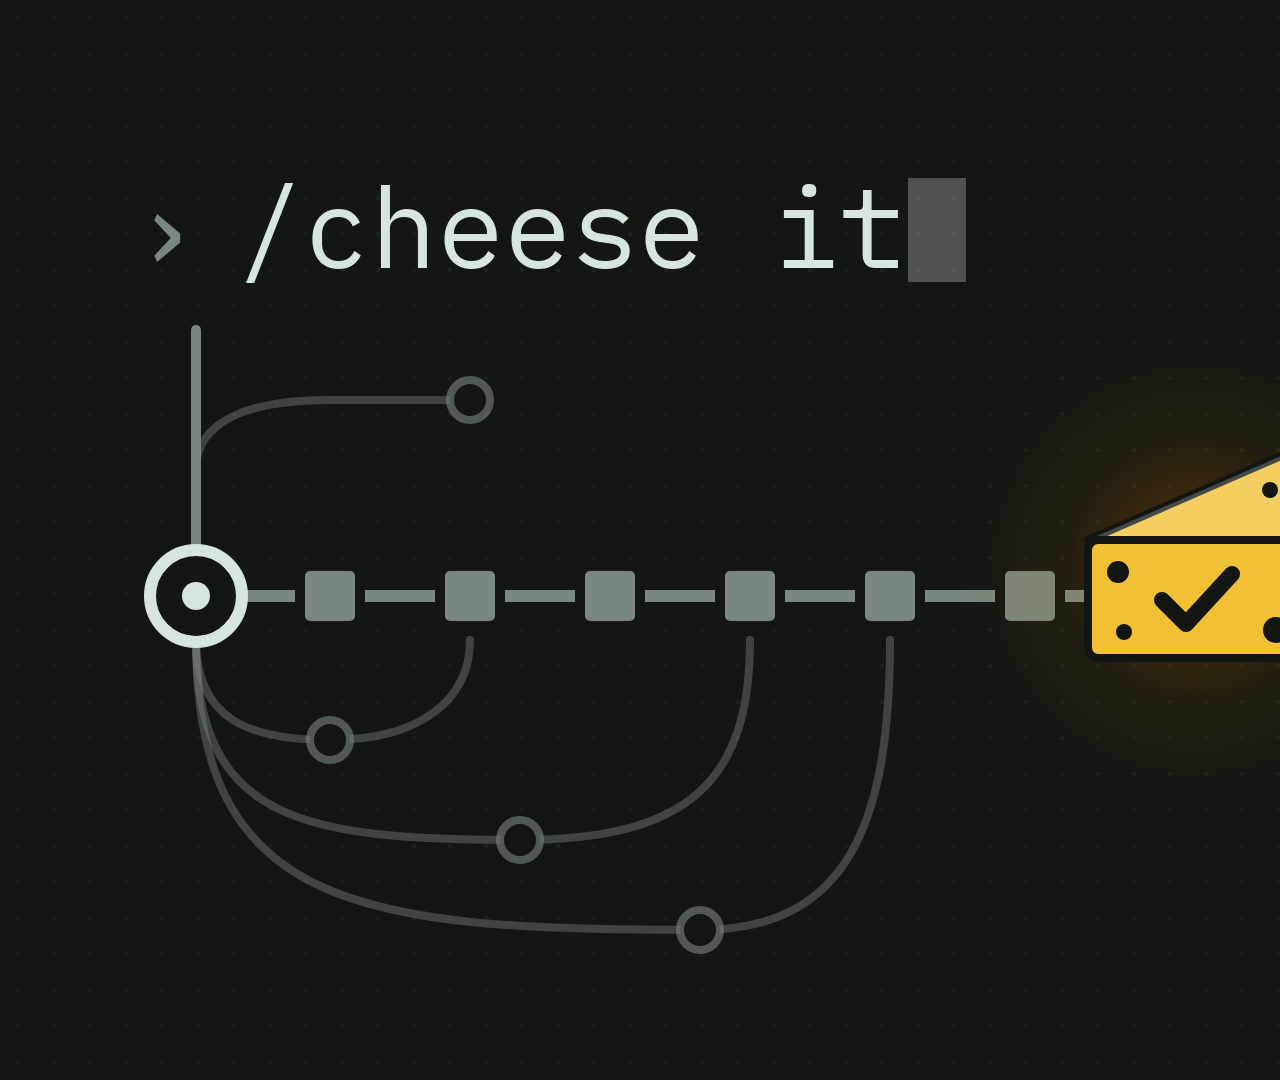
<file: assets/shots/src/easy-cheese.html>
<!doctype html>
<html>
<head>
<meta charset="utf-8">
<style>
  @font-face { font-family: "IBM Plex Mono"; font-weight: 400; src: url("../../fonts/ibm-plex-mono-latin.woff2") format("woff2"); }
  html, body { margin: 0; background: #131612; }
  svg { display: block; }
  text { font-family: "IBM Plex Mono", monospace; }
</style>
</head>
<body>
<!-- easy-cheese tile image, 1440x1080. The README's "Suggested flow" diagram,
     redrawn: /cheese routes every input onto one track that ends in a
     reviewed pull request. Palette and limits from AGENTS.md. -->
<svg width="1440" height="1080" viewBox="0 0 1440 1080" xmlns="http://www.w3.org/2000/svg">
  <defs>
    <pattern id="dots" width="36" height="36" patternUnits="userSpaceOnUse">
      <circle cx="18" cy="18" r="2" fill="#d7e6db" fill-opacity="0.06"/>
    </pattern>
    <radialGradient id="flame" cx="0.5" cy="0.5" r="0.5">
      <stop offset="0" stop-color="#db7300" stop-opacity="0.34"/>
      <stop offset="0.55" stop-color="#db7300" stop-opacity="0.08"/>
      <stop offset="1" stop-color="#db7300" stop-opacity="0"/>
    </radialGradient>
  </defs>

  <rect width="1440" height="1080" fill="#131612"/>
  <rect width="1440" height="1080" fill="url(#dots)"/>

  <!-- the prompt: the only words, 110px so they read at the 168px slot -->
  <text x="132" y="268" font-size="112" fill="#7a877e">›</text>
  <text x="236" y="268" font-size="112" fill="#d7e6db">/cheese it</text>
  <rect x="908" y="178" width="58" height="104" fill="#7a877e" fill-opacity="0.55"/>

  <!-- the prompt drops into the router -->
  <path d="M 196 330 V 556" stroke="#7a877e" stroke-width="10" fill="none" stroke-linecap="round"/>

  <!-- side routes: each leaves the router and either rejoins the track or stops -->
  <g stroke="#7a877e" stroke-opacity="0.42" stroke-width="8" fill="none" stroke-linecap="round">
    <!-- bug: /pasteurize, then into /cook -->
    <path d="M 196 640 C 196 720, 250 740, 330 740 C 420 740, 470 700, 470 640"/>
    <!-- review only: /age -->
    <path d="M 196 640 C 196 820, 300 840, 520 840 C 690 840, 750 780, 750 640"/>
    <!-- PR comments / CI: /affinage, then /cure -->
    <path d="M 196 640 C 196 910, 360 930, 700 930 C 850 930, 890 820, 890 640"/>
    <!-- research, discussion, conflicts: stops -->
    <path d="M 196 470 C 196 420, 250 400, 330 400 H 470"/>
    <path d="M 196 470 C 196 440, 230 380, 196 330" stroke-opacity="0"/>
  </g>
  <g fill="#131612" stroke="#7a877e" stroke-opacity="0.6" stroke-width="8">
    <circle cx="330" cy="740" r="20"/>
    <circle cx="520" cy="840" r="20"/>
    <circle cx="700" cy="930" r="20"/>
    <circle cx="470" cy="400" r="20"/>
  </g>

  <!-- the main track: /mold /cook /press /age /cure /plate -->
  <path d="M 196 596 H 1090"stroke="#7a877e" stroke-width="12" fill="none" stroke-linecap="round"/>
  <g fill="#7a877e" stroke="#131612" stroke-width="10">
    <rect x="300" y="566" width="60" height="60" rx="10"/>
    <rect x="440" y="566" width="60" height="60" rx="10"/>
    <rect x="580" y="566" width="60" height="60" rx="10"/>
    <rect x="720" y="566" width="60" height="60" rx="10"/>
    <rect x="860" y="566" width="60" height="60" rx="10"/>
    <rect x="1000" y="566" width="60" height="60" rx="10"/>
  </g>

  <!-- the router: /cheese -->
  <circle cx="196" cy="596" r="46" fill="#131612" stroke="#d7e6db" stroke-width="12"/>
  <circle cx="196" cy="596" r="14" fill="#d7e6db"/>

  <!-- out: the goal, a cheese wedge with a check in it, the one gold thing.
       Drawn in the palette gold rather than the system emoji's yellow. -->
  <circle cx="1196" cy="570" r="240" fill="url(#flame)"/>
  <g stroke="#131612" stroke-width="8" stroke-linejoin="round">
    <!-- top face: the rind side, a lighter gold -->
    <path d="M 1088 540 L 1304 540 L 1304 446 Z" fill="#f1c035"/>
    <path d="M 1088 540 L 1304 540 L 1304 446 Z" fill="#fff" fill-opacity="0.22" stroke="none"/>
    <!-- front face -->
    <rect x="1088" y="540" width="216" height="118" rx="10" fill="#f1c035"/>
  </g>
  <g fill="#131612">
    <circle cx="1118" cy="572" r="11"/>
    <circle cx="1276" cy="630" r="13"/>
    <circle cx="1124" cy="632" r="8"/>
    <circle cx="1270" cy="490" r="8"/>
  </g>
  <path d="M 1162 600 L 1186 624 L 1232 574" stroke="#131612" stroke-width="16" fill="none" stroke-linecap="round" stroke-linejoin="round"/>
</svg>
</body>
</html>
</file>
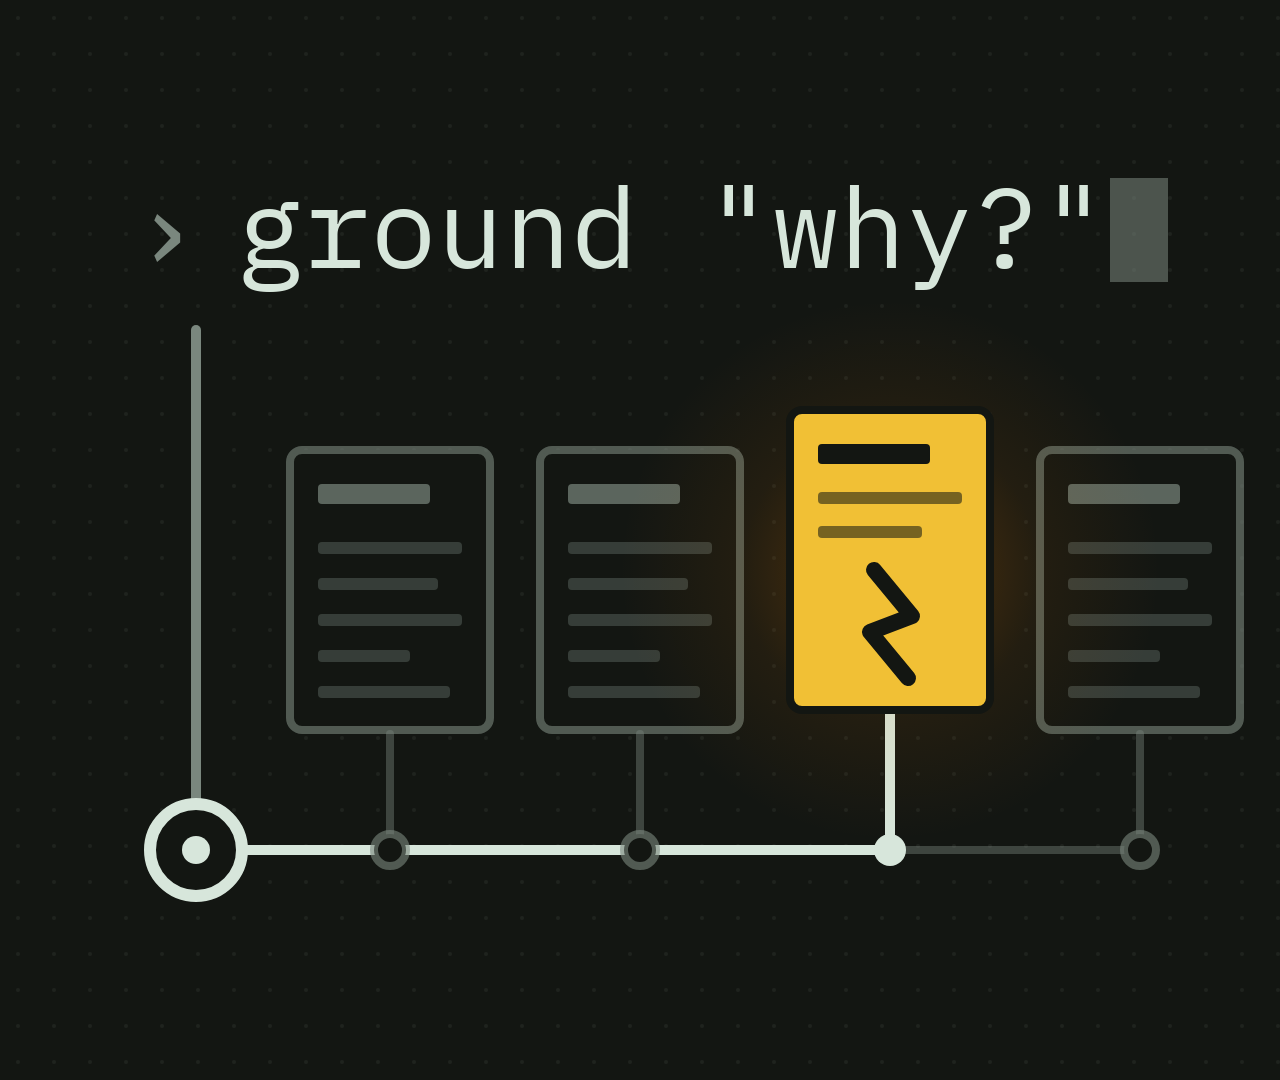
<file: assets/shots/src/hallouminate.html>
<!doctype html>
<html>
<head>
<meta charset="utf-8">
<style>
  @font-face { font-family: "IBM Plex Mono"; font-weight: 400; src: url("../../fonts/ibm-plex-mono-latin.woff2") format("woff2"); }
  html, body { margin: 0; background: #131612; }
  svg { display: block; }
  text { font-family: "IBM Plex Mono", monospace; }
</style>
</head>
<body>
<!-- hallouminate tile image, 1440x1080. The README's `ground` query runs
     along the local index and lights the one wiki page that answers it. The
     rune on the lit page is the one on hallouminate's favicon cheese.
     Palette and limits from AGENTS.md. -->
<svg width="1440" height="1080" viewBox="0 0 1440 1080" xmlns="http://www.w3.org/2000/svg">
  <defs>
    <pattern id="dots" width="36" height="36" patternUnits="userSpaceOnUse">
      <circle cx="18" cy="18" r="2" fill="#d7e6db" fill-opacity="0.06"/>
    </pattern>
    <radialGradient id="flame" cx="0.5" cy="0.5" r="0.5">
      <stop offset="0" stop-color="#db7300" stop-opacity="0.34"/>
      <stop offset="0.55" stop-color="#db7300" stop-opacity="0.08"/>
      <stop offset="1" stop-color="#db7300" stop-opacity="0"/>
    </radialGradient>
    <!-- a dim wiki page: a heading bar and five lines of text -->
    <g id="page">
      <rect width="200" height="280" rx="12" fill="#131612" stroke="#7a877e" stroke-opacity="0.6" stroke-width="8"/>
      <rect x="28" y="34" width="112" height="20" rx="4" fill="#7a877e" fill-opacity="0.7"/>
      <g fill="#7a877e" fill-opacity="0.35">
        <rect x="28" y="92" width="144" height="12" rx="4"/>
        <rect x="28" y="128" width="120" height="12" rx="4"/>
        <rect x="28" y="164" width="144" height="12" rx="4"/>
        <rect x="28" y="200" width="92" height="12" rx="4"/>
        <rect x="28" y="236" width="132" height="12" rx="4"/>
      </g>
    </g>
  </defs>

  <rect width="1440" height="1080" fill="#131612"/>
  <rect width="1440" height="1080" fill="url(#dots)"/>

  <!-- the prompt: the only words -->
  <text x="132" y="268" font-size="112" fill="#7a877e">›</text>
  <text x="236" y="268" font-size="112" fill="#d7e6db">ground "why?"</text>
  <rect x="1110" y="178" width="58" height="104" fill="#7a877e" fill-opacity="0.55"/>

  <!-- the local index: a rail under the wiki, one stub per page -->
  <path d="M 196 330 V 850" stroke="#7a877e" stroke-width="10" fill="none" stroke-linecap="round"/>
  <path d="M 196 850 H 1140" stroke="#7a877e" stroke-opacity="0.42" stroke-width="8" fill="none" stroke-linecap="round"/>
  <g stroke="#7a877e" stroke-opacity="0.42" stroke-width="8" stroke-linecap="round">
    <path d="M 390 734 V 850"/>
    <path d="M 640 734 V 850"/>
    <path d="M 1140 734 V 850"/>
  </g>
  <!-- the query's path: router, along the rail, up into the answer -->
  <path d="M 196 850 H 890 V 714" stroke="#d7e6db" stroke-width="10" fill="none" stroke-linecap="round" stroke-linejoin="round"/>
  <g fill="#131612" stroke="#7a877e" stroke-opacity="0.6" stroke-width="8">
    <circle cx="390" cy="850" r="16"/>
    <circle cx="640" cy="850" r="16"/>
    <circle cx="1140" cy="850" r="16"/>
  </g>
  <circle cx="890" cy="850" r="16" fill="#d7e6db"/>

  <!-- the wiki -->
  <use href="#page" x="290" y="450"/>
  <use href="#page" x="540" y="450"/>
  <use href="#page" x="1040" y="450"/>

  <!-- the router -->
  <circle cx="196" cy="850" r="46" fill="#131612" stroke="#d7e6db" stroke-width="12"/>
  <circle cx="196" cy="850" r="14" fill="#d7e6db"/>

  <!-- the answer: the one lit page, the one gold thing, raised off the shelf -->
  <circle cx="890" cy="570" r="270" fill="url(#flame)"/>
  <g transform="translate(790 410)">
    <rect width="200" height="300" rx="12" fill="#f1c035" stroke="#131612" stroke-width="8"/>
    <rect x="28" y="34" width="112" height="20" rx="4" fill="#131612"/>
    <rect x="28" y="82" width="144" height="12" rx="4" fill="#131612" fill-opacity="0.55"/>
    <rect x="28" y="116" width="104" height="12" rx="4" fill="#131612" fill-opacity="0.55"/>
    <!-- the favicon's rune -->
    <path d="M 84 160 L 122 206 L 80 222 L 118 268" stroke="#131612" stroke-width="16" fill="none" stroke-linecap="round" stroke-linejoin="round"/>
  </g>
</svg>
</body>
</html>
</file>
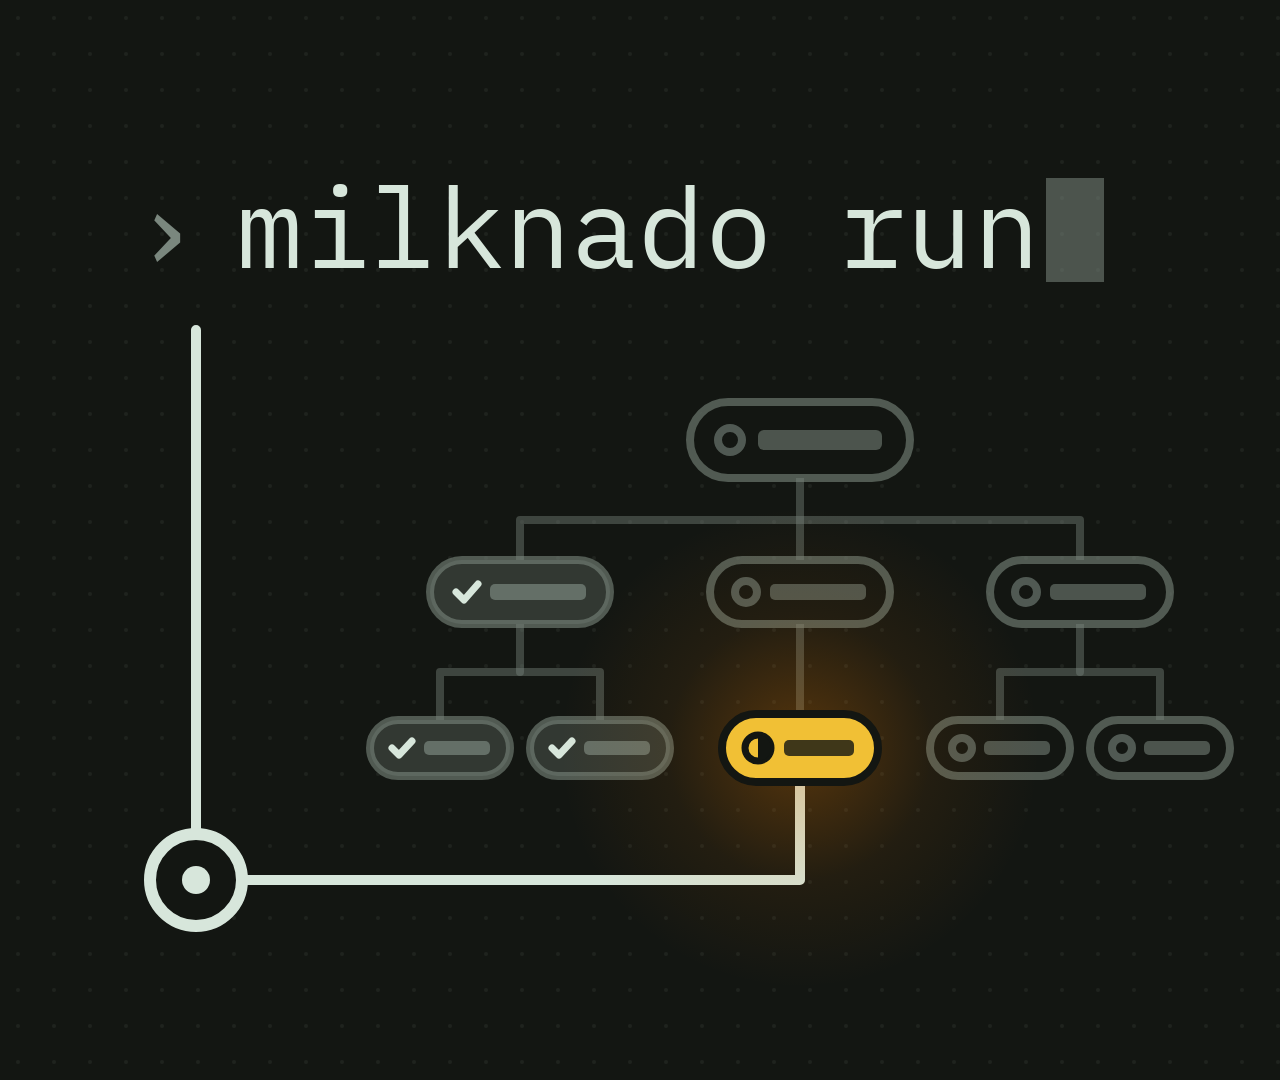
<file: assets/shots/src/milknado.html>
<!doctype html>
<html>
<head>
<meta charset="utf-8">
<style>
  @font-face { font-family: "IBM Plex Mono"; font-weight: 400; src: url("../../fonts/ibm-plex-mono-latin.woff2") format("woff2"); }
  html, body { margin: 0; background: #131612; }
  svg { display: block; }
  text { font-family: "IBM Plex Mono", monospace; }
</style>
</head>
<body>
<!-- milknado tile image, 1440x1080. The Mikado graph from milknado's web UI,
     redrawn: a goal on top, prerequisites under it, finished leaves checked
     off, and `milknado run` working the one ready leaf. Palette and limits
     from AGENTS.md. -->
<svg width="1440" height="1080" viewBox="0 0 1440 1080" xmlns="http://www.w3.org/2000/svg">
  <defs>
    <pattern id="dots" width="36" height="36" patternUnits="userSpaceOnUse">
      <circle cx="18" cy="18" r="2" fill="#d7e6db" fill-opacity="0.06"/>
    </pattern>
    <radialGradient id="flame" cx="0.5" cy="0.5" r="0.5">
      <stop offset="0" stop-color="#db7300" stop-opacity="0.34"/>
      <stop offset="0.55" stop-color="#db7300" stop-opacity="0.08"/>
      <stop offset="1" stop-color="#db7300" stop-opacity="0"/>
    </radialGradient>
  </defs>

  <rect width="1440" height="1080" fill="#131612"/>
  <rect width="1440" height="1080" fill="url(#dots)"/>

  <!-- the prompt: the only words -->
  <text x="132" y="268" font-size="112" fill="#7a877e">›</text>
  <text x="236" y="268" font-size="112" fill="#d7e6db">milknado run</text>
  <rect x="1046" y="178" width="58" height="104" fill="#7a877e" fill-opacity="0.55"/>

  <!-- graph edges: down from the parent, across, down into the child -->
  <g stroke="#7a877e" stroke-opacity="0.42" stroke-width="8" fill="none" stroke-linecap="round" stroke-linejoin="round">
    <path d="M 800 478 V 560"/>
    <path d="M 520 560 V 520 H 1080 V 560"/>
    <path d="M 520 624 V 672"/>
    <path d="M 440 720 V 672 H 600 V 720"/>
    <path d="M 800 624 V 720"/>
    <path d="M 1080 624 V 672"/>
    <path d="M 1000 720 V 672 H 1160 V 720"/>
  </g>

  <!-- the run: prompt, down the left, along the floor, up into the ready leaf -->
  <path d="M 196 330 V 880 H 800 V 776" stroke="#d7e6db" stroke-width="10" fill="none" stroke-linecap="round" stroke-linejoin="round"/>
  <circle cx="196" cy="880" r="46" fill="#131612" stroke="#d7e6db" stroke-width="12"/>
  <circle cx="196" cy="880" r="14" fill="#d7e6db"/>

  <!-- pending nodes: hollow pill, hollow status ring, dim label bar -->
  <g fill="#131612" stroke="#7a877e" stroke-opacity="0.6" stroke-width="8">
    <rect x="690" y="402" width="220" height="76" rx="38"/>
    <rect x="710" y="560" width="180" height="64" rx="32"/>
    <rect x="990" y="560" width="180" height="64" rx="32"/>
    <rect x="930" y="720" width="140" height="56" rx="28"/>
    <rect x="1090" y="720" width="140" height="56" rx="28"/>
    <circle cx="730" cy="440" r="12"/>
    <circle cx="746" cy="592" r="11"/>
    <circle cx="1026" cy="592" r="11"/>
    <circle cx="962" cy="748" r="10"/>
    <circle cx="1122" cy="748" r="10"/>
  </g>
  <g fill="#7a877e" fill-opacity="0.55">
    <rect x="758" y="430" width="124" height="20" rx="6"/>
    <rect x="770" y="584" width="96" height="16" rx="5"/>
    <rect x="1050" y="584" width="96" height="16" rx="5"/>
    <rect x="984" y="741" width="66" height="14" rx="5"/>
    <rect x="1144" y="741" width="66" height="14" rx="5"/>
  </g>

  <!-- done nodes: filled pill, bone check, dim label bar -->
  <g fill="#323832" stroke="#7a877e" stroke-opacity="0.6" stroke-width="8">
    <rect x="430" y="560" width="180" height="64" rx="32"/>
    <rect x="370" y="720" width="140" height="56" rx="28"/>
    <rect x="530" y="720" width="140" height="56" rx="28"/>
  </g>
  <g stroke="#d7e6db" stroke-width="7" fill="none" stroke-linecap="round" stroke-linejoin="round">
    <path d="M 456 592 L 464 600 L 478 584"/>
    <path d="M 392 748 L 399 755 L 412 741"/>
    <path d="M 552 748 L 559 755 L 572 741"/>
  </g>
  <g fill="#7a877e" fill-opacity="0.7">
    <rect x="490" y="584" width="96" height="16" rx="5"/>
    <rect x="424" y="741" width="66" height="14" rx="5"/>
    <rect x="584" y="741" width="66" height="14" rx="5"/>
  </g>

  <!-- the ready leaf, running: the one gold thing -->
  <circle cx="800" cy="748" r="240" fill="url(#flame)"/>
  <rect x="722" y="714" width="156" height="68" rx="34" fill="#f1c035" stroke="#131612" stroke-width="8"/>
  <circle cx="758" cy="748" r="13" fill="none" stroke="#131612" stroke-width="7"/>
  <path d="M 758 735 A 13 13 0 0 1 758 761 Z" fill="#131612"/>
  <rect x="784" y="740" width="70" height="16" rx="5" fill="#131612" fill-opacity="0.8"/>
</svg>
</body>
</html>
</file>
